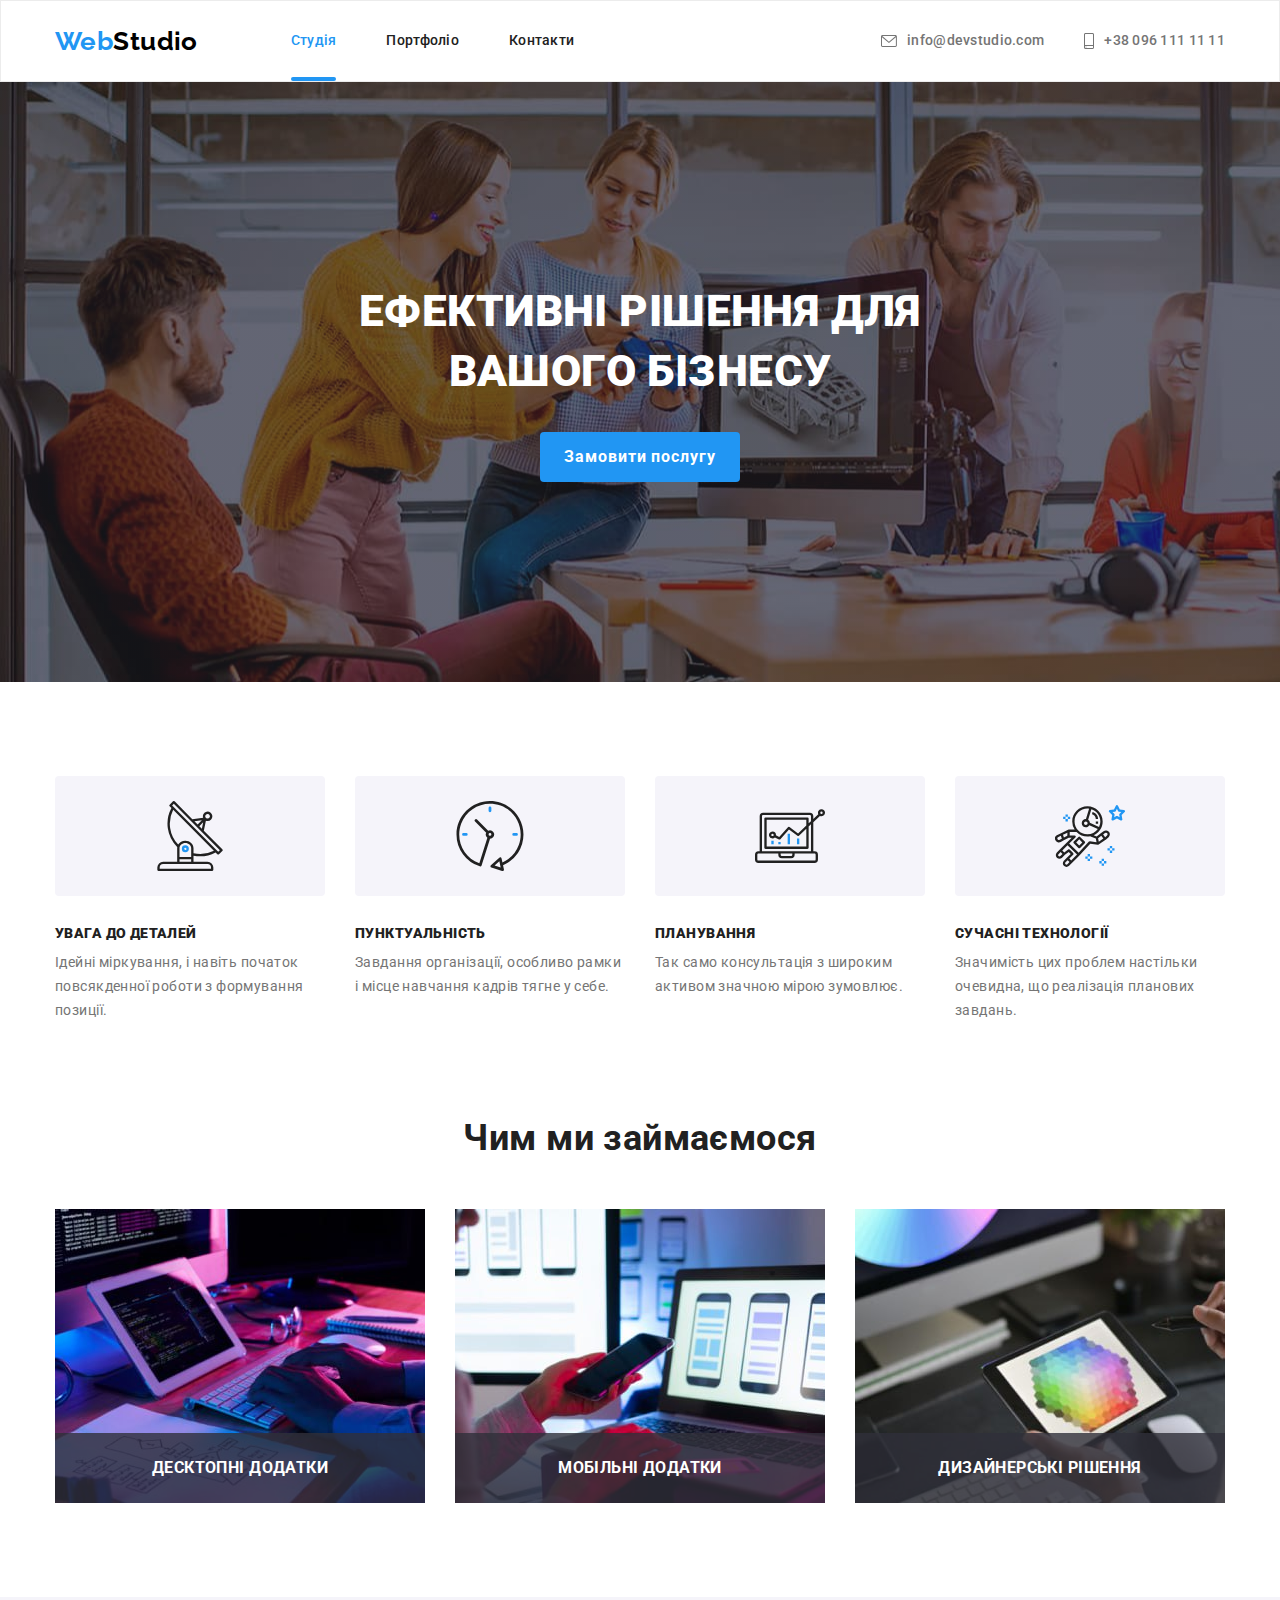
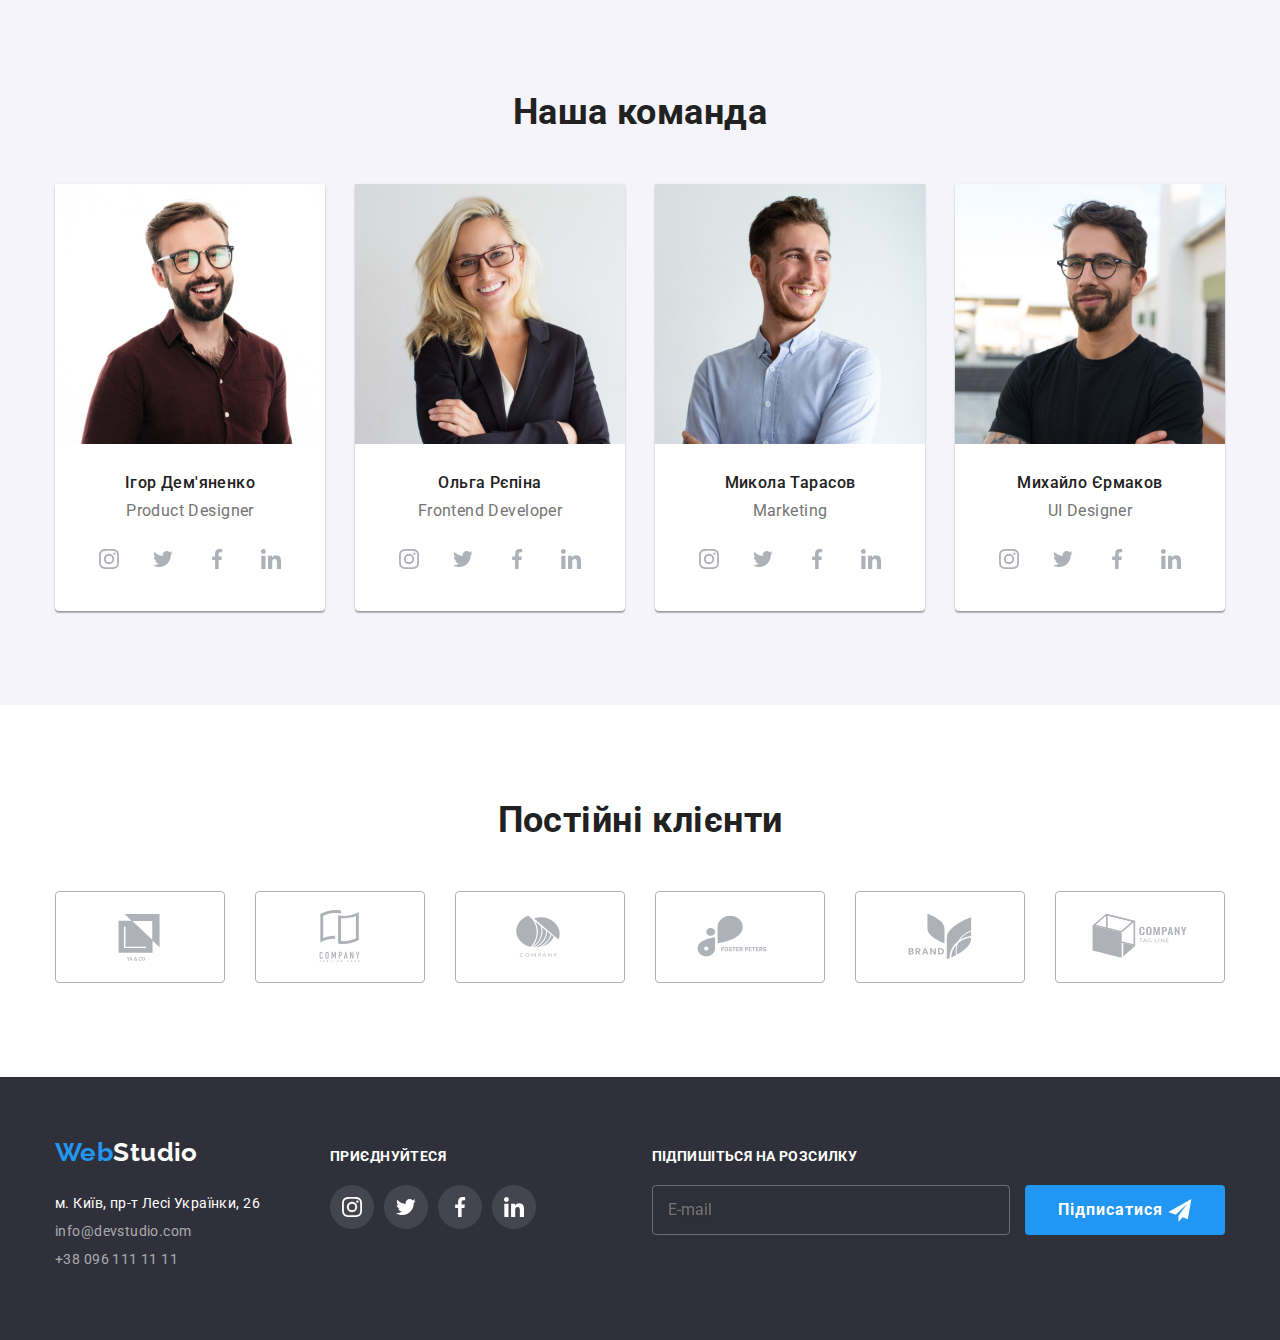
<file: index.html>
<!DOCTYPE html>
<html lang="uk">
  <head>
    <meta charset="UTF-8" />
    <meta name="viewport" content="width=device-width, initial-scale=1.0" />
    <meta http-equiv="X-UA-Compatible" content="ie=edge" />
    <title>Document</title>

    <link rel="preconnect" href="https://fonts.googleapis.com" />
    <link rel="preconnect" href="https://fonts.gstatic.com" crossorigin />
    <link
      href="https://fonts.googleapis.com/css2?family=Raleway:wght@700&family=Roboto:wght@400;500;700;900&display=swap"
      rel="stylesheet"
    />
    <link
      rel="stylesheet"
      href="https://cdnjs.cloudflare.com/ajax/libs/modern-normalize/1.0.0/modern-normalize.min.css"
    />
    <link rel="stylesheet" href="./css/main.min.css" />
  </head>

  <body>
    <header class="header">
      <div class="container nav-items">
        <nav class="nav">
          <a class="logo" href="">
            <span class="logo">Web</span
            ><span class="logo__black">Studio</span></a
          >
          <ul class="nav-list list">
            <li class="nav-list-item">
              <a class="nav-list-link current" href="./index.html">Студія</a>
            </li>
            <li class="nav-list-item">
              <a class="nav-list-link" href="./portfolio.html">Портфоліо</a>
            </li>
            <li class="nav-list-item">
              <a class="nav-list-link" href="">Контакти</a>
            </li>
          </ul>
        </nav>
        <ul class="contact-list list">
          <li class="contact-list-item">
            <a class="contact" href="mailto:info@devstudio.com"
              ><svg class="contact-icon" width="16" height="12">
                <use href="./images/icons.svg#icon-envelope"></use></svg
              >info@devstudio.com</a
            >
          </li>
          <li class="contact-list-item">
            <a class="contact" href="tel:+380961111111"
              ><svg class="contact-icon" width="10" height="16">
                <use href="./images/icons.svg#icon-smartphone"></use></svg
              >+38 096 111 11 11</a
            >
          </li>
        </ul>
      </div>
    </header>
    <main>
      <section class="hero">
        <div class="container">
          <h1 class="hero-text">Ефективні рішення для вашого бізнесу</h1>
          <button class="btn btn__hero" data-modal-open>Замовити послугу</button>
        </div>
        <div class="backdrop is-hidden" data-modal>
          <div class="modal">
            <form class="contact-form">
              <p class="contact-form-description">
                Залиште свої дані, ми вам передзвонимо
              </p>
              <label class="contact-form-label"
                ><span class="contact-form-label-text">Ім'я</span>
                <span class="contact-form-input-wrapper">
                  <input
                    name="user_name"
                    type="text"
                    class="contact-form-input" />
                  <svg class="contact-form-icon" width="12" height="12">
                    <use href="./images/icons.svg#icon-name"></use></svg></span
              ></label>
              <label class="contact-form-label"
                ><span class="contact-form-label-text">Телефон</span
                ><span class="contact-form-input-wrapper"
                  ><input
                    name="user_phone"
                    type="tel"
                    class="contact-form-input" /><svg
                    class="contact-form-icon"
                    width="13"
                    height="13"
                  >
                    <use href="./images/icons.svg#icon-phone"></use></svg></span
              ></label>
              <label class="contact-form-label"
                ><span class="contact-form-label-text">Пошта</span
                ><span class="contact-form-input-wrapper"
                  ><input
                    name="user_email"
                    type="email"
                    class="contact-form-input" /><svg
                    class="contact-form-icon"
                    width="15"
                    height="12"
                  >
                    <use href="./images/icons.svg#icon-mail"></use></svg></span
              ></label>

              <div class="contact-message">
                <label for="contact-form-message" class="contact-form-label"
                  ><span class="contact-form-label-text">Коментар</span
                  ><textarea
                    id="contact-form-message"
                    name="user-message"
                    class="contact-form-message"
                    placeholder="Введіть текст"
                  ></textarea>
                </label>
              </div>
              <div class="contact-form-checkbox-wrapper">
                <label
                  for="accept-checkbox"
                  class="contact-form-checkbox-label"
                >
                  <input
                    name="accept_policy"
                    type="checkbox"
                    value=""
                    class="contact-form-checkbox"
                    id="accept-checkbox"
                  />
                  <span class="contact-form-checkbox-icon" tabindex="0"></span>
                  Погоджуюся з розсилкою та приймаю
                  <a href="" class="accept-checkbox-link"> Умови договору</a>
                </label>
              </div>
              <button type="submit" class="btn btn__modal">
                Відправити
              </button>
            </form>
            <button class="modal-button" data-modal-close>
              <svg class="modal-icon" width="11" height="11">
                <use href="./images/icons.svg#icon-Vector"></use>
              </svg>
            </button>
          </div>
        </div>
      </section>
      <section class="section">
        <div class="container">
          <h2 class="visually-hidden">Наші переваги</h2>
          <ul class="advantages list">
            <li class="advantages-list">
              <div class="advantages-tile">
                <svg class="advantages-icon" width="70" height="70">
                  <use href="./images/icons.svg#icon-antenna"></use>
                </svg>
              </div>
              <h3 class="advantages-item">УВАГА ДО ДЕТАЛЕЙ</h3>
              <p class="advantages-description">
                Ідейні міркування, і навіть початок повсякденної роботи з
                формування позиції.
              </p>
            </li>

            <li class="advantages-list">
              <div class="advantages-tile">
                <svg class="advantages-icon" width="70" height="70">
                  <use href="./images/icons.svg#icon-clock"></use>
                </svg>
              </div>
              <h3 class="advantages-item">ПУНКТУАЛЬНІСТЬ</h3>
              <p class="advantages-description">
                Завдання організації, особливо рамки і місце навчання кадрів
                тягне у себе.
              </p>
            </li>

            <li class="advantages-list">
              <div class="advantages-tile">
                <svg class="advantages-icon" width="70" height="70">
                  <use href="./images/icons.svg#icon-diagram"></use>
                </svg>
              </div>
              <h3 class="advantages-item">ПЛАНУВАННЯ</h3>
              <p class="advantages-description">
                Так само консультація з широким активом значною мірою зумовлює.
              </p>
            </li>

            <li class="advantages-list">
              <div class="advantages-tile">
                <svg class="advantages-icon" width="70" height="70">
                  <use href="./images/icons.svg#icon-astronaut"></use>
                </svg>
              </div>
              <h3 class="advantages-item">СУЧАСНІ ТЕХНОЛОГІЇ</h3>
              <p class="advantages-description">
                Значимість цих проблем настільки очевидна, що реалізація
                планових завдань.
              </p>
            </li>
          </ul>
        </div>
      </section>
      <section class="section-service">
        <div class="container">
          <h2 class="headings title">Чим ми займаємося</h2>
          <ul class="service-list list">
            <li class="service-item description">
              <img
                src="./images/gadgets.jpg"
                alt="human working with gadgets via keyboard"
                height="294"
                width="370"
              />
              <p class="service-item-description">Десктопні додатки</p>
            </li>
            <li class="service-item mobile-apps">
              <img
                src="./images/mobile.jpg"
                alt="human working with mobile and laptop"
                height="294"
                width="370"
              />
              <p class="service-item-description">Мобільні додатки</p>
            </li>
            <li class="service-item designs">
              <img
                src="./images/tablet.jpg"
                alt="human working with gadgets via keyboard"
                height="294"
                width="370"
              />
              <p class="service-item-description">Дизайнерські рішення</p>
            </li>
          </ul>
        </div>
      </section>
      <section class="team section">
        <div class="container">
          <h2 class="headings title">Наша команда</h2>
          <ul class="team-list list">
            <li class="team-item">
              <img
                src="./images/Igor.jpg"
                alt="photo of a man in glasses with a beard"
                height="260"
                width="270"
              />
              <div class="team-text">
                <h3 class="teammate-name">Ігор Дем'яненко</h3>
                <p class="teammate-description">Product Designer</p>
                <ul class="social">
                  <li class="social-item list">
                    <a href="" class="social-link">
                      <svg class="social-icon" width="20" height="20">
                        <use
                          href="./images/icons.svg#icon-instagram"
                        ></use></svg
                    ></a>
                  </li>
                  <li class="social-item list">
                    <a href="" class="social-link">
                      <svg class="social-icon" width="20" height="20">
                        <use href="./images/icons.svg#icon-twitter"></use></svg
                    ></a>
                  </li>
                  <li class="social-item list">
                    <a href="" class="social-link">
                      <svg class="social-icon" width="20" height="20">
                        <use href="./images/icons.svg#icon-facebook"></use></svg
                    ></a>
                  </li>
                  <li class="social-item list">
                    <a href="" class="social-link">
                      <svg class="social-icon" width="20" height="20">
                        <use href="./images/icons.svg#icon-linkedin"></use></svg
                    ></a>
                  </li>
                </ul>
              </div>
            </li>
            <li class="team-item">
              <img
                src="./images/Olga.jpg"
                alt="photo of a smiling woman in glasses"
                height="260"
                width="270"
              />
              <div class="team-text">
                <h3 class="teammate-name">Ольга Рєпіна</h3>
                <p class="teammate-description">Frontend Developer</p>
                <ul class="social">
                  <li class="social-item list">
                    <a href="" class="social-link">
                      <svg class="social-icon" width="20" height="20">
                        <use
                          href="./images/icons.svg#icon-instagram"
                        ></use></svg
                    ></a>
                  </li>
                  <li class="social-item list">
                    <a href="" class="social-link">
                      <svg class="social-icon" width="20" height="20">
                        <use href="./images/icons.svg#icon-twitter"></use></svg
                    ></a>
                  </li>
                  <li class="social-item list">
                    <a href="" class="social-link">
                      <svg class="social-icon" width="20" height="20">
                        <use href="./images/icons.svg#icon-facebook"></use></svg
                    ></a>
                  </li>
                  <li class="social-item list">
                    <a href="" class="social-link">
                      <svg class="social-icon" width="20" height="20">
                        <use href="./images/icons.svg#icon-linkedin"></use></svg
                    ></a>
                  </li>
                </ul>
              </div>
            </li>
            <li class="team-item">
              <img
                src="./images/Mykola.jpg"
                alt="photo of a smiling man"
                height="260"
                width="270"
              />
              <div class="team-text">
                <h3 class="teammate-name">Микола Тарасов</h3>
                <p class="teammate-description">Marketing</p>
                <ul class="social">
                  <li class="social-item list">
                    <a href="" class="social-link">
                      <svg class="social-icon" width="20" height="20">
                        <use
                          href="./images/icons.svg#icon-instagram"
                        ></use></svg
                    ></a>
                  </li>
                  <li class="social-item list">
                    <a href="" class="social-link">
                      <svg class="social-icon" width="20" height="20">
                        <use href="./images/icons.svg#icon-twitter"></use></svg
                    ></a>
                  </li>
                  <li class="social-item list">
                    <a href="" class="social-link">
                      <svg class="social-icon" width="20" height="20">
                        <use href="./images/icons.svg#icon-facebook"></use></svg
                    ></a>
                  </li>
                  <li class="social-item list">
                    <a href="" class="social-link">
                      <svg class="social-icon" width="20" height="20">
                        <use href="./images/icons.svg#icon-linkedin"></use></svg
                    ></a>
                  </li>
                </ul>
              </div>
            </li>
            <li class="team-item">
              <img
                src="./images/Mykhailo.jpg"
                alt="photo of a smiling man in glasses with a beard"
                height="260"
                width="270"
              />
              <div class="team-text">
                <h3 class="teammate-name">Михайло Єрмаков</h3>
                <p class="teammate-description">UI Designer</p>
                <ul class="social">
                  <li class="social-item list">
                    <a href="" class="social-link">
                      <svg class="social-icon" width="20" height="20">
                        <use
                          href="./images/icons.svg#icon-instagram"
                        ></use></svg
                    ></a>
                  </li>
                  <li class="social-item list">
                    <a href="" class="social-link">
                      <svg class="social-icon" width="20" height="20">
                        <use href="./images/icons.svg#icon-twitter"></use></svg
                    ></a>
                  </li>
                  <li class="social-item list">
                    <a href="" class="social-link">
                      <svg class="social-icon" width="20" height="20">
                        <use href="./images/icons.svg#icon-facebook"></use></svg
                    ></a>
                  </li>
                  <li class="social-item list">
                    <a href="" class="social-link">
                      <svg class="social-icon" width="20" height="20">
                        <use href="./images/icons.svg#icon-linkedin"></use></svg
                    ></a>
                  </li>
                </ul>
              </div>
            </li>
          </ul>
        </div>
      </section>
      <section class="section">
        <div class="container">
          <h2 class="headings">Постійні клієнти</h2>
          <ul class="partners-list">
            <li class="partners-list-item list">
              <a href="" class="partners-link"
                ><svg class="partners-icon" width="160" height="60">
                  <use href="./images/icons.svg#icon-Logo1"></use></svg
              ></a>
            </li>
            <li class="partners-list-item list">
              <a href="" class="partners-link"
                ><svg class="partners-icon" width="160" height="60">
                  <use href="./images/icons.svg#icon-Logo2"></use></svg
              ></a>
            </li>
            <li class="partners-list-item list">
              <a href="" class="partners-link"
                ><svg class="partners-icon" width="160" height="60">
                  <use href="./images/icons.svg#icon-Logo3"></use></svg
              ></a>
            </li>
            <li class="partners-list-item list">
              <a href="" class="partners-link"
                ><svg class="partners-icon" width="160" height="60">
                  <use href="./images/icons.svg#icon-Logo4"></use></svg
              ></a>
            </li>

            <li class="partners-list-item list">
              <a href="" class="partners-link"
                ><svg class="partners-icon" width="160" height="60">
                  <use href="./images/icons.svg#icon-Logo5"></use></svg
              ></a>
            </li>
            <li class="partners-list-item list">
              <a href="" class="partners-link"
                ><svg class="partners-icon" width="160" height="60">
                  <use href="./images/icons.svg#icon-Logo6"></use></svg
              ></a>
            </li>
          </ul>
        </div>
      </section>
    </main>
    <footer class="footer">
      <div class="container footer-rows">
        <div class="first-row">
          <a class="logo logo__link" href="">
            <span class="logo">Web</span
            ><span class="logo logo__white">Studio</span></a
          >

          <address class="address">
            <p class="contact-address address">
              м. Київ, пр-т Лесі Українки, 26
            </p>
            <ul class="contact-footer list">
              <li class="contact-footer-item">
                <a
                  class="contact-footer-link address"
                  href="mailto:info@devstudio.com"
                  >info@devstudio.com</a
                >
              </li>
              <li class="contact-footer-item">
                <a class="contact-footer-link address" href="tel:+380961111111"
                  >+38 096 111 11 11</a
                >
              </li>
            </ul>
          </address>
        </div>
        <div class="second-row">
          <p class="social-list-invitation">Приєднуйтеся</p>
          <ul class="social">
            <li class="social-item list">
              <a href="" class="social-link footer-link">
                <svg class="social-icon-footer" width="20" height="20">
                  <use href="./images/icons.svg#icon-instagram"></use></svg
              ></a>
            </li>
            <li class="social-item list">
              <a href="" class="social-link footer-link">
                <svg class="social-icon-footer" width="20" height="20">
                  <use href="./images/icons.svg#icon-twitter"></use></svg
              ></a>
            </li>
            <li class="social-item list">
              <a href="" class="social-link footer-link">
                <svg class="social-icon-footer" width="20" height="20">
                  <use href="./images/icons.svg#icon-facebook"></use></svg
              ></a>
            </li>
            <li class="social-item list">
              <a href="" class="social-link footer-link">
                <svg class="social-icon-footer" width="20" height="20">
                  <use href="./images/icons.svg#icon-linkedin"></use></svg
              ></a>
            </li>
          </ul>
        </div>
        <form class="newsletter-form">
          <p class="social-list-invitation">Підпишіться на розсилку</p>
          <input
            name="user_email_newsletter"
            type="email"
            class="newsletter-input"
            placeholder="E-mail"
          />
          <button type="submit" class="btn btn__footer">
            Підписатися
            <svg class="newsletter-icon" width="24" height="24">
              <use href="./images/icons.svg#icon-icon-send-1-1"></use>
            </svg>
          </button>
        </form>
      </div>
    </footer>
    <script src="./js/modal.js"></script>
  </body>
</html>
</file>
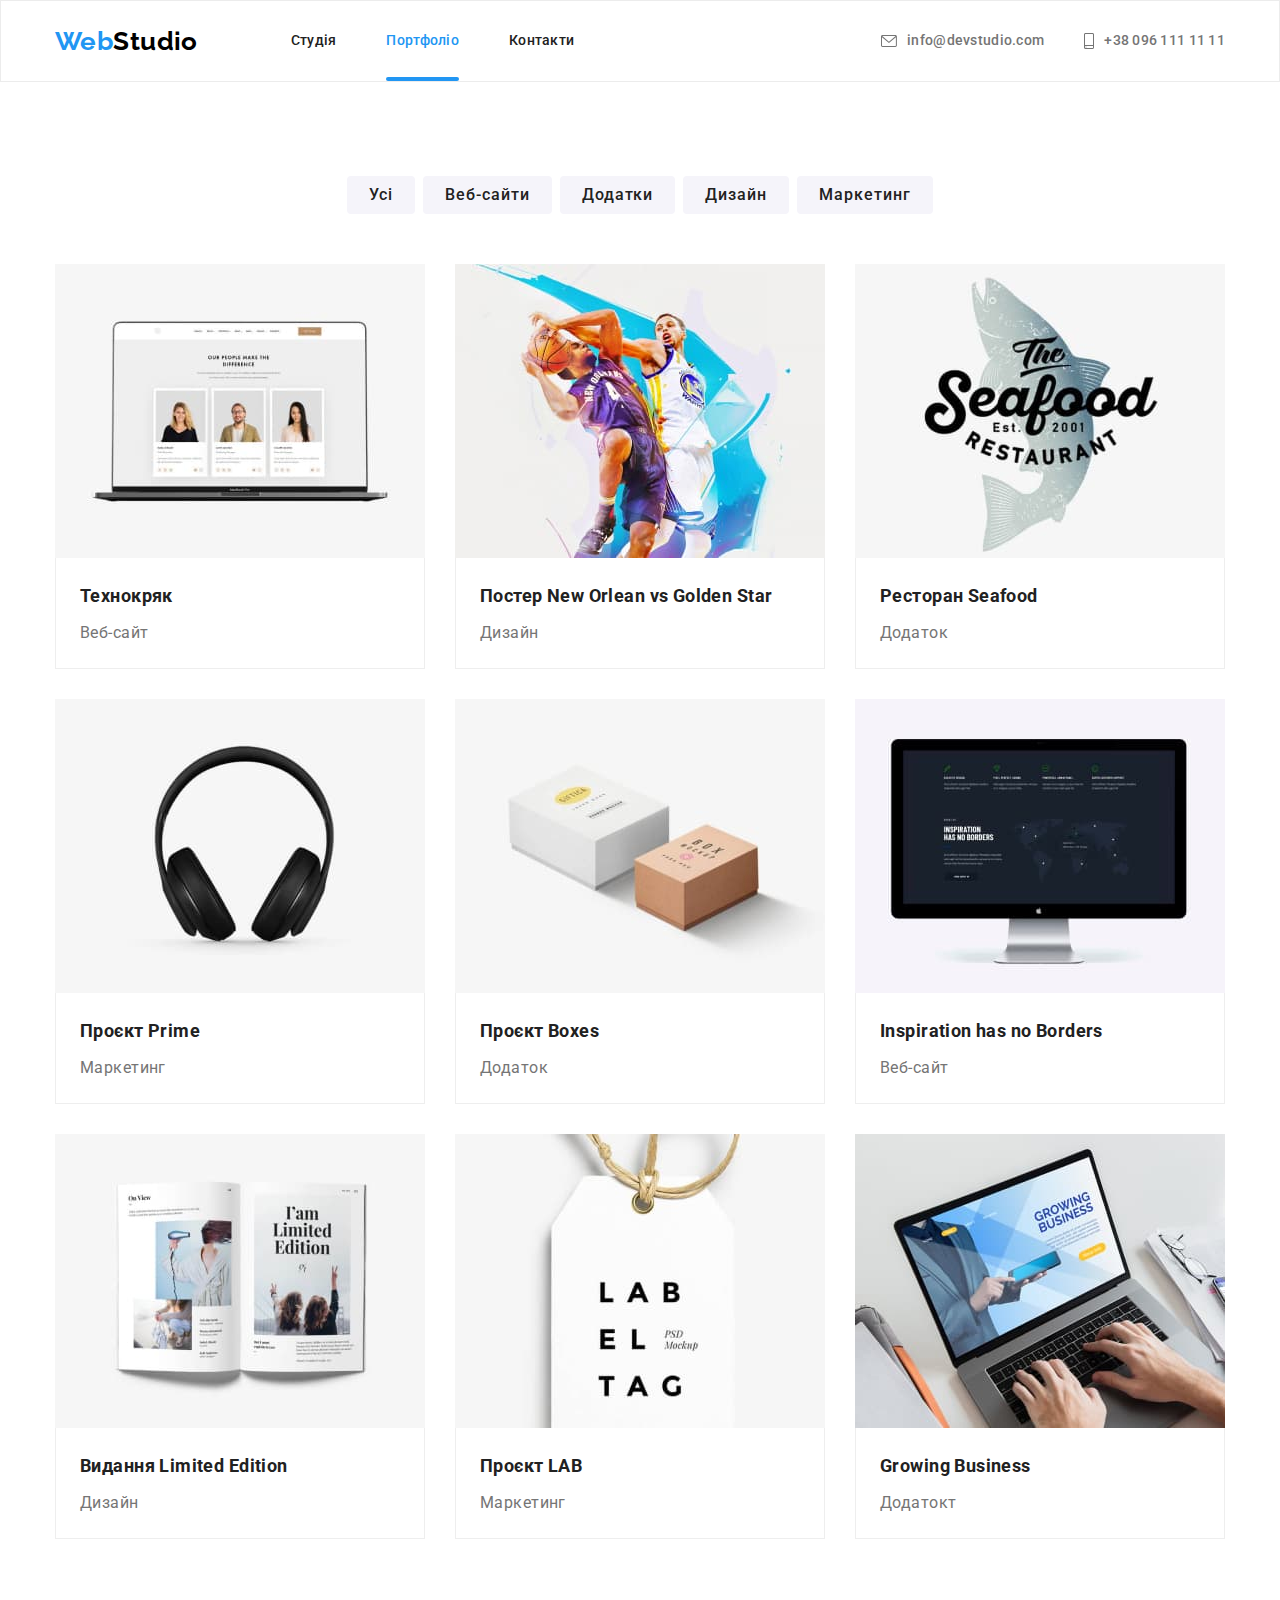
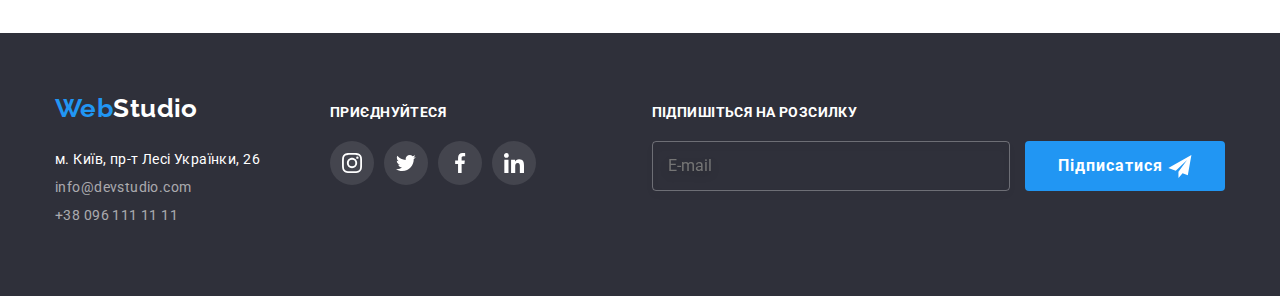
<file: portfolio.html>
<!DOCTYPE html>
<html lang="uk">
  <head>
    <meta charset="UTF-8" />
    <meta name="viewport" content="width=device-width, initial-scale=1.0" />
    <meta http-equiv="X-UA-Compatible" content="ie=edge" />
    <title>Document</title>
    <link rel="preconnect" href="https://fonts.googleapis.com" />
    <link rel="preconnect" href="https://fonts.gstatic.com" crossorigin />
    <link
      href="https://fonts.googleapis.com/css2?family=Raleway:wght@700&family=Roboto:wght@400;500;700;900&display=swap"
      rel="stylesheet"
    />
    <link
      rel="stylesheet"
      href="https://cdnjs.cloudflare.com/ajax/libs/modern-normalize/1.0.0/modern-normalize.min.css"
    />
    <link rel="stylesheet" href="./css/main.min.css" />
  </head>

  <body>
    <header class="header">
      <div class="container nav-items">
        <nav class="nav">
          <a class="logo" href="">
            <span class="logo">Web</span
            ><span class="logo__black">Studio</span></a
          >
          <ul class="nav-list list">
            <li class="nav-list-item">
              <a class="nav-list-link" href="./index.html">Студія</a>
            </li>
            <li class="nav-list-item">
              <a class="nav-list-link current" href="./portfolio.html">Портфоліо</a>
            </li>
            <li class="nav-list-item">
              <a class="nav-list-link" href="">Контакти</a>
            </li>
          </ul>
        </nav>
        <ul class="contact-list list">
          <li class="contact-list-item">
            <a class="contact" href="mailto:info@devstudio.com"
              ><svg class="contact-icon" width="16" height="12">
                <use href="./images/icons.svg#icon-envelope"></use></svg
              >info@devstudio.com</a
            >
          </li>
          <li class="contact-list-item">
            <a class="contact" href="tel:+380961111111"
              ><svg class="contact-icon" width="10" height="16">
                <use href="./images/icons.svg#icon-smartphone"></use></svg
              >+38 096 111 11 11</a
            >
          </li>
        </ul>
      </div>
    </header>
    <main>
      <section class="section">
        <div class="container">
          <h1 class="categories visually-hidden">Категорії продуктів</h1>
          <ul class="filters list">
            <li class="filters-item">
              <button class="btn btn__filters" type="button">Усі</button>
            </li>
            <li class="filters-item">
              <button class="btn btn__filters" type="button">Веб-сайти</button>
            </li>
            <li class="filters-item">
              <button class="btn btn__filters" type="button">Додатки</button>
            </li>
            <li class="filters-item">
              <button class="btn btn__filters" type="button">Дизайн</button>
            </li>
            <li class="filters-item">
              <button class="btn btn__filters" type="button">Маркетинг</button>
            </li>
          </ul>
          <ul class="product-list list">
            <li class="product-item">
              <a class="product-link" href=""
                ><div class="product-image-overlay">
                  <img
                    class="product-image"
                    src="./images/cryac.jpg"
                    alt=""
                    height="294"
                    width="370"
                  />
                  <div class="product-details">
                    <p class="product-text">
                      Ресурс пропонує комплексні пропозиції з різним рівнем
                      функціоналу та сервісів. Все це дозволить відвідувачу
                      отримати вичерпні відомості про компанію чи приватну
                      особу.
                    </p>
                  </div>
                </div>

                <div class="product-description">
                  <h2 class="product-name">Технокряк</h2>
                  <p class="product-category">Веб-сайт</p>
                </div>
              </a>
            </li>

            <li class="product-item">
              <a class="product-link" href=""
                ><div class="product-image-overlay">
                  <img
                    class="product-image"
                    src="./images/orlean.jpg"
                    alt=""
                    height="294"
                    width="370"
                  />
                  <div class="product-details">
                    <p class="product-text">
                      Ресурс пропонує комплексні пропозиції з різним рівнем
                      функціоналу та сервісів. Все це дозволить відвідувачу
                      отримати вичерпні відомості про компанію чи приватну
                      особу.
                    </p>
                  </div>
                </div>

                <div class="product-description">
                  <h2 class="product-name">Постер New Orlean vs Golden Star</h2>
                  <p class="product-category">Дизайн</p>
                </div>
              </a>
            </li>

            <li class="product-item">
              <a class="product-link" href=""
                ><div class="product-image-overlay">
                  <img
                    class="product-image"
                    src="./images/seafood.jpg"
                    alt=""
                    height="294"
                    width="370"
                  />
                  <div class="product-details">
                    <p class="product-text">
                      Ресурс пропонує комплексні пропозиції з різним рівнем
                      функціоналу та сервісів. Все це дозволить відвідувачу
                      отримати вичерпні відомості про компанію чи приватну
                      особу.
                    </p>
                  </div>
                </div>
                <div class="product-description">
                  <h2 class="product-name">Ресторан Seafood</h2>
                  <p class="product-category">Додаток</p>
                </div></a
              >
            </li>

            <li class="product-item">
              <a class="product-link" href=""
                ><div class="product-image-overlay">
                  <img
                    class="product-image"
                    src="./images/prime.jpg"
                    alt=""
                    height="294"
                    width="370"
                  />
                  <div class="product-details">
                    <p class="product-text">
                      Ресурс пропонує комплексні пропозиції з різним рівнем
                      функціоналу та сервісів. Все це дозволить відвідувачу
                      отримати вичерпні відомості про компанію чи приватну
                      особу.
                    </p>
                  </div>
                </div>
                <div class="product-description">
                  <h2 class="product-name">Проєкт Prime</h2>
                  <p class="product-category">Маркетинг</p>
                </div></a
              >
            </li>

            <li class="product-item">
              <a class="product-link" href=""
                ><div class="product-image-overlay">
                  <img
                    class="product-image"
                    src="./images/boxes.jpg"
                    alt=""
                    height="294"
                    width="370"
                  />

                  <div class="product-details">
                    <p class="product-text">
                      Ресурс пропонує комплексні пропозиції з різним рівнем
                      функціоналу та сервісів. Все це дозволить відвідувачу
                      отримати вичерпні відомості про компанію чи приватну
                      особу.
                    </p>
                  </div>
                </div>
                <div class="product-description">
                  <h2 class="product-name">Проєкт Boxes</h2>
                  <p class="product-category">Додаток</p>
                </div></a
              >
            </li>

            <li class="product-item">
              <a class="product-link" href=""
                ><div class="product-image-overlay">
                  <img
                    class="product-image"
                    src="./images/inspiration.jpg"
                    alt=""
                    height="294"
                    width="370"
                  />
                  <div class="product-details">
                    <p class="product-text">
                      Ресурс пропонує комплексні пропозиції з різним рівнем
                      функціоналу та сервісів. Все це дозволить відвідувачу
                      отримати вичерпні відомості про компанію чи приватну
                      особу.
                    </p>
                  </div>
                </div>
                <div class="product-description">
                  <h2 class="product-name">Inspiration has no Borders</h2>
                  <p class="product-category">Веб-сайт</p>
                </div></a
              >
            </li>

            <li class="product-item">
              <a class="product-link" href=""
                ><div class="product-image-overlay">
                  <img
                    class="product-image"
                    src="./images/imglimited.jpg"
                    alt=""
                    height="294"
                    width="370"
                  />
                  <div class="product-details">
                    <p class="product-text">
                      Ресурс пропонує комплексні пропозиції з різним рівнем
                      функціоналу та сервісів. Все це дозволить відвідувачу
                      отримати вичерпні відомості про компанію чи приватну
                      особу.
                    </p>
                  </div>
                </div>
                <div class="product-description">
                  <h2 class="product-name">Видання Limited Edition</h2>
                  <p class="product-category">Дизайн</p>
                </div></a
              >
            </li>

            <li class="product-item">
              <a class="product-link" href=""
                ><div class="product-image-overlay">
                  <img
                    class="product-image"
                    src="./images/lab.jpg"
                    alt=""
                    height="294"
                    width="370"
                  />
                  <div class="product-details">
                    <p class="product-text">
                      Ресурс пропонує комплексні пропозиції з різним рівнем
                      функціоналу та сервісів. Все це дозволить відвідувачу
                      отримати вичерпні відомості про компанію чи приватну
                      особу.
                    </p>
                  </div>
                </div>
                <div class="product-description">
                  <h2 class="product-name">Проєкт LAB</h2>
                  <p class="product-category">Маркетинг</p>
                </div></a
              >
            </li>

            <li class="product-item">
              <a class="product-link" href=""
                ><div class="product-image-overlay">
                  <img class="product-image" src="./images/business.jpg"" alt=""
                  height="294" width="370" />
                  <div class="product-details">
                    <p class="product-text">
                      Ресурс пропонує комплексні пропозиції з різним рівнем
                      функціоналу та сервісів. Все це дозволить відвідувачу
                      отримати вичерпні відомості про компанію чи приватну
                      особу.
                    </p>
                  </div>
                </div>
                <div class="product-description">
                  <h2 class="product-name">Growing Business</h2>
                  <p class="product-category">Додатокт</p>
                </div></a
              >
            </li>
          </ul>
        </div>
      </section>
    </main>
    <footer class="footer">
      <div class="container footer-rows">
        <div class="first-row">
          <a class="logo logo__link" href="">
            <span class="logo">Web</span
            ><span class="logo logo__white">Studio</span></a
          >

          <address class="address">
            <p class="contact-address address">
              м. Київ, пр-т Лесі Українки, 26
            </p>
            <ul class="contact-footer list">
              <li class="contact-footer-item">
                <a
                  class="contact-footer-link address"
                  href="mailto:info@devstudio.com"
                  >info@devstudio.com</a
                >
              </li>
              <li class="contact-footer-item">
                <a class="contact-footer-link address" href="tel:+380961111111"
                  >+38 096 111 11 11</a
                >
              </li>
            </ul>
          </address>
        </div>
        <div class="second-row">
          <p class="social-list-invitation">Приєднуйтеся</p>
          <ul class="social">
            <li class="social-item list">
              <a href="" class="social-link footer-link">
                <svg class="social-icon-footer" width="20" height="20">
                  <use href="./images/icons.svg#icon-instagram"></use></svg
              ></a>
            </li>
            <li class="social-item list">
              <a href="" class="social-link footer-link">
                <svg class="social-icon-footer" width="20" height="20">
                  <use href="./images/icons.svg#icon-twitter"></use></svg
              ></a>
            </li>
            <li class="social-item list">
              <a href="" class="social-link footer-link">
                <svg class="social-icon-footer" width="20" height="20">
                  <use href="./images/icons.svg#icon-facebook"></use></svg
              ></a>
            </li>
            <li class="social-item list">
              <a href="" class="social-link footer-link">
                <svg class="social-icon-footer" width="20" height="20">
                  <use href="./images/icons.svg#icon-linkedin"></use></svg
              ></a>
            </li>
          </ul>
        </div>
        <form class="newsletter-form">
          <p class="social-list-invitation">Підпишіться на розсилку</p>
          <input
            name="user_email_newsletter"
            type="email"
            class="newsletter-input"
            placeholder="E-mail"
          />
          <button type="submit" class="btn btn__footer">
            Підписатися
            <svg class="newsletter-icon" width="24" height="24">
              <use href="./images/icons.svg#icon-icon-send-1-1"></use>
            </svg>
          </button>
        </form>
      </div>
    </footer>
    <script src="./js/modal.js"></script>
  </body>
</html>
</file>
<file: css/main.min.css>
:root{--primary-text-color: #757575;--secondary-text-color: #2196f3;--third-color: #ffffff;--forth-text-color: #212121;--icons-color: #afb1b8}.visually-hidden{position:absolute;white-space:nowrap;width:1px;height:1px;overflow:hidden;border:0;padding:0;clip:rect(0 0 0 0);-webkit-clip-path:inset(50%);clip-path:inset(50%);margin:-1px}body{font-family:Roboto,sans-serif;font-size:14px;letter-spacing:.03em;color:var(--primary-text-color);background:var(--third-color)}h1,h2,h3,h4,h5,h6,p{margin-top:0;margin-bottom:0}ul,ol{margin-top:0;margin-bottom:0;padding-left:0}img{display:block}.list{list-style:none}.section{padding-top:94px;padding-bottom:94px}.container{width:1200px;margin:0px auto;padding-left:15px;padding-right:15px}.btn{font-family:Roboto,sans-serif;font-size:16px;font-weight:700;line-height:1.87;border-radius:4px;border:0px;letter-spacing:.06em;min-width:200px;padding:10px 24px;color:var(--third-color);background:var(--secondary-text-color);cursor:pointer}.btn__hero{padding:10px 24px}.btn__footer{height:50px;padding:10px 28px}.btn__modal{padding:10px 52px;border-radius:4px;-webkit-box-shadow:0px 4px 4px rgba(0,0,0,.15);box-shadow:0px 4px 4px rgba(0,0,0,.15);margin-top:20px}.btn__filters{font-size:16px;font-weight:500;line-height:1.63;color:var(--forth-text-color);text-align:center;background:#f5f4fa;padding:6px 22px;min-width:0;-webkit-transition:background-color 250ms cubic-bezier(0.4, 0, 0.2, 1),color 250ms cubic-bezier(0.4, 0, 0.2, 1),-webkit-box-shadow 250ms cubic-bezier(0.4, 0, 0.2, 1);transition:background-color 250ms cubic-bezier(0.4, 0, 0.2, 1),color 250ms cubic-bezier(0.4, 0, 0.2, 1),-webkit-box-shadow 250ms cubic-bezier(0.4, 0, 0.2, 1);transition:background-color 250ms cubic-bezier(0.4, 0, 0.2, 1),color 250ms cubic-bezier(0.4, 0, 0.2, 1),box-shadow 250ms cubic-bezier(0.4, 0, 0.2, 1);transition:background-color 250ms cubic-bezier(0.4, 0, 0.2, 1),color 250ms cubic-bezier(0.4, 0, 0.2, 1),box-shadow 250ms cubic-bezier(0.4, 0, 0.2, 1),-webkit-box-shadow 250ms cubic-bezier(0.4, 0, 0.2, 1)}.btn__filters:active,.btn__filters:hover{color:var(--third-color);background-color:var(--secondary-text-color);-webkit-box-shadow:0px 3px 1px rgba(0,0,0,.1),0px 1px 2px rgba(0,0,0,.08),0px 2px 2px rgba(0,0,0,.12);box-shadow:0px 3px 1px rgba(0,0,0,.1),0px 1px 2px rgba(0,0,0,.08),0px 2px 2px rgba(0,0,0,.12)}.logo{text-decoration:none;font-family:Raleway,sans-serif;font-size:26px;font-weight:700;line-height:1.19;color:var(--secondary-text-color)}.logo__link{margin-bottom:28px;display:block}.logo__white{color:var(--third-color)}.logo__black{color:#000}.hero-text{font-size:44px;font-weight:900;line-height:1.36;color:var(--third-color);text-transform:uppercase;width:696px;margin:auto;margin-bottom:30px}.social{display:-webkit-box;display:-ms-flexbox;display:flex;-webkit-box-pack:justify;-ms-flex-pack:justify;justify-content:space-between}.social-link{display:-webkit-box;display:-ms-flexbox;display:flex;-webkit-box-align:center;-ms-flex-align:center;align-items:center;-webkit-box-pack:center;-ms-flex-pack:center;justify-content:center;width:44px;height:44px;border-radius:50px;-webkit-transition:background-color 250ms cubic-bezier(0.4, 0, 0.2, 1);transition:background-color 250ms cubic-bezier(0.4, 0, 0.2, 1)}.social-link:hover,.social-link:focus{background-color:var(--secondary-text-color)}.social-icon{fill:var(--icons-color);-webkit-transition:fill 250ms cubic-bezier(0.4, 0, 0.2, 1);transition:fill 250ms cubic-bezier(0.4, 0, 0.2, 1)}.social-link:hover .social-icon,.social-link:focus .social-icon{fill:var(--third-color)}.social-item{margin-right:10px}.social-item:last-child{margin-right:0px}.social-icon-footer{fill:var(--third-color);-webkit-transition:fill 250ms cubic-bezier(0.4, 0, 0.2, 1);transition:fill 250ms cubic-bezier(0.4, 0, 0.2, 1)}.section{padding-top:94px;padding-bottom:94px}.headings{font-size:36px;font-weight:700;line-height:1.17;color:var(--forth-text-color);text-align:center}.header{border:1px solid #ececec}.nav-items{display:-webkit-box;display:-ms-flexbox;display:flex}.nav{display:-webkit-box;display:-ms-flexbox;display:flex;-webkit-box-align:center;-ms-flex-align:center;align-items:center}.nav-list{display:-webkit-box;display:-ms-flexbox;display:flex;margin-left:93px}.contact-list{display:-webkit-box;display:-ms-flexbox;display:flex;-webkit-box-align:center;-ms-flex-align:center;align-items:center;margin-left:auto}.nav-list-item{margin-right:50px}.nav-list-item:last-child{margin-right:0px}.nav-list-link{position:relative;font-weight:500;line-height:1.14;letter-spacing:.02em;color:var(--forth-text-color);padding-top:32px;padding-bottom:32px;display:-webkit-box;display:-ms-flexbox;display:flex;display:block;cursor:pointer;text-decoration:none;-webkit-transition:color 250ms cubic-bezier(0.4, 0, 0.2, 1);transition:color 250ms cubic-bezier(0.4, 0, 0.2, 1)}.nav-list-link:hover,.nav-list-link:focus{color:var(--secondary-text-color)}.nav-list-link.current{color:var(--secondary-text-color)}.current::after{content:"";display:block;bottom:0;position:absolute;width:100%;height:4px;background:#2196f3;border-radius:2px}.contact{font-weight:500;line-height:1.14;letter-spacing:.02em;color:var(--primary-text-color);text-decoration:none;display:-webkit-box;display:-ms-flexbox;display:flex;-webkit-box-align:center;-ms-flex-align:center;align-items:center;-webkit-transition:color 250ms cubic-bezier(0.4, 0, 0.2, 1);transition:color 250ms cubic-bezier(0.4, 0, 0.2, 1)}.contact:hover,.contact:focus{color:var(--secondary-text-color)}.contact-icon{fill:currentColor;margin-right:10px}.contact-list-item:not(:last-child){margin-right:40px}.hero{background:#2f303a;text-align:center;padding-top:200px;padding-bottom:200px;background-image:-webkit-gradient(linear, left top, left bottom, from(rgba(47, 48, 58, 0.4)), to(rgba(47, 48, 58, 0.4))),url(../images/hero.jpg);background-image:linear-gradient(rgba(47, 48, 58, 0.4), rgba(47, 48, 58, 0.4)),url(../images/hero.jpg);background-size:cover;max-width:1600px;margin-left:auto;margin-right:auto}.backdrop{position:fixed;top:0;left:0;width:100vw;height:100vh;background-color:rgba(0,0,0,.2);opacity:1;-webkit-transition:opacity 250ms cubic-bezier(0.4, 0, 0.2, 1),visibility 250ms cubic-bezier(0.4, 0, 0.2, 1);transition:opacity 250ms cubic-bezier(0.4, 0, 0.2, 1),visibility 250ms cubic-bezier(0.4, 0, 0.2, 1)}.backdrop.is-hidden{opacity:0;visibility:hidden;pointer-events:none}.backdrop.is-hidden .modal{-webkit-transform:translate(-50%, -50%) scale(0.7);transform:translate(-50%, -50%) scale(0.7)}.modal{min-width:528px;min-height:581px;background:var(--third-color);-webkit-box-shadow:0px 1px 3px rgba(0,0,0,.12),0px 1px 1px rgba(0,0,0,.14),0px 2px 1px rgba(0,0,0,.2);box-shadow:0px 1px 3px rgba(0,0,0,.12),0px 1px 1px rgba(0,0,0,.14),0px 2px 1px rgba(0,0,0,.2);border-radius:4px;position:absolute;top:50%;left:50%;-webkit-transform:translate(-50%, -50%) scale(0.8);transform:translate(-50%, -50%) scale(0.8);-webkit-transition:-webkit-transform 250ms cubic-bezier(0.4, 0, 0.2, 1);transition:-webkit-transform 250ms cubic-bezier(0.4, 0, 0.2, 1);transition:transform 250ms cubic-bezier(0.4, 0, 0.2, 1);transition:transform 250ms cubic-bezier(0.4, 0, 0.2, 1), -webkit-transform 250ms cubic-bezier(0.4, 0, 0.2, 1);z-index:100;padding:40px}.modal-button{position:absolute;display:-webkit-box;display:-ms-flexbox;display:flex;-webkit-box-align:center;-ms-flex-align:center;align-items:center;-webkit-box-pack:center;-ms-flex-pack:center;justify-content:center;top:0;right:0;background:var(--third-color);width:30px;height:30px;border:1px solid rgba(0,0,0,.1);border-radius:50%;padding:none;margin-right:8px;margin-top:8px;cursor:pointer;-webkit-transition:fill 250ms cubic-bezier(0.4, 0, 0.2, 1);transition:fill 250ms cubic-bezier(0.4, 0, 0.2, 1)}.modal-button:focus,.modal-button:hover{fill:var(--secondary-text-color)}.contact-form-description{font-size:20px;font-weight:700;line-height:1.15;color:var(--forth-text-color);margin-bottom:12px}.contact-form-label-text{font-size:12px;line-height:1.17;color:var(--primary-text-color);letter-spacing:.01em}.contact-form-label{display:block;text-align:left}.contact-form-input{width:100%;height:40px;border:1px solid rgba(33,33,33,.2);border-radius:4px;padding-left:42px;margin-top:4px;margin-bottom:10px}.contact-form-input:focus{outline:none;border-color:var(--secondary-text-color);-webkit-transition:border 250ms cubic-bezier(0.4, 0, 0.2, 1);transition:border 250ms cubic-bezier(0.4, 0, 0.2, 1)}.contact-form-input-wrapper{position:relative}.contact-form-icon{position:absolute;top:50%;-webkit-transform:translateY(-50%);transform:translateY(-50%);left:12px;fill:var(--forth-text-color);display:block}.contact-form-input:focus+.contact-form-icon{fill:var(--secondary-text-color);-webkit-transition:fill 250ms cubic-bezier(0.4, 0, 0.2, 1);transition:fill 250ms cubic-bezier(0.4, 0, 0.2, 1)}.contact-form-message{width:100%;height:120px;border:1px solid rgba(33,33,33,.2);border-radius:4px;margin-top:4px;resize:none;padding:12px 16px}.contact-form-message:focus{outline:none;border-color:var(--secondary-text-color);-webkit-transition:border 250ms cubic-bezier(0.4, 0, 0.2, 1);transition:border 250ms cubic-bezier(0.4, 0, 0.2, 1)}.contact-form-message::-webkit-input-placeholder{font-size:12px;line-height:1.17;letter-spacing:.01em;color:rgba(117,117,117,.5)}.contact-form-message::-moz-placeholder{font-size:12px;line-height:1.17;letter-spacing:.01em;color:rgba(117,117,117,.5)}.contact-form-message:-ms-input-placeholder{font-size:12px;line-height:1.17;letter-spacing:.01em;color:rgba(117,117,117,.5)}.contact-form-message::-ms-input-placeholder{font-size:12px;line-height:1.17;letter-spacing:.01em;color:rgba(117,117,117,.5)}.contact-form-message::placeholder{font-size:12px;line-height:1.17;letter-spacing:.01em;color:rgba(117,117,117,.5)}.contact-form-checkbox-wrapper{margin-top:20px;margin-left:10px}.contact-form-checkbox-label{display:-webkit-box;display:-ms-flexbox;display:flex;-webkit-box-align:center;-ms-flex-align:center;align-items:center;font-size:14px;line-height:1.71}.contact-form-checkbox{-webkit-appearance:none;-moz-appearance:none;appearance:none}.contact-form-checkbox-icon{display:inline-block;width:16px;height:15px;border:2px solid;border-color:var(--forth-text-color);-webkit-box-shadow:0px 1px 3px rgba(0,0,0,.12),0px 1px 1px rgba(0,0,0,.14),0px 2px 1px rgba(0,0,0,.2);box-shadow:0px 1px 3px rgba(0,0,0,.12),0px 1px 1px rgba(0,0,0,.14),0px 2px 1px rgba(0,0,0,.2);border-radius:4px;cursor:pointer;margin-right:9px;background-repeat:no-repeat;background-position:center}.contact-form-checkbox-icon:focus{outline:var(--secondary-text-color) solid 2px;-webkit-box-shadow:0px 1px 3px var(--secondary-text-color) 0px 1px 1px var(--secondary-text-color),0px 2px 1px var(--secondary-text-color);box-shadow:0px 1px 3px var(--secondary-text-color) 0px 1px 1px var(--secondary-text-color),0px 2px 1px var(--secondary-text-color)}.contact-form-checkbox:checked+.contact-form-checkbox-icon{background-color:var(--secondary-text-color);background-image:url(../images/iconcheck.svg);background-size:contain;background-origin:content-box;border-color:var(--secondary-text-color)}.accept-checkbox-link{color:var(--secondary-text-color);margin-left:5px}.title{margin-bottom:50px}.advantages{display:-webkit-box;display:-ms-flexbox;display:flex;margin-top:-30px;margin-left:-30px}.advantages-list{-ms-flex-preferred-size:calc((100% - 120px)/4);flex-basis:calc((100% - 120px)/4);margin-left:30px;margin-top:30px}.advantages-item{font-size:14px;font-weight:900;line-height:1.14;color:var(--forth-text-color);text-transform:uppercase;margin-bottom:10px}.advantages-tile{display:-webkit-box;display:-ms-flexbox;display:flex;-webkit-box-align:center;-ms-flex-align:center;align-items:center;-webkit-box-pack:center;-ms-flex-pack:center;justify-content:center;width:270px;height:120px;background-color:#f5f4fa;border-radius:4px;margin-bottom:30px}.advantages-description{line-height:1.71}.section-service{padding-bottom:94px}.service-list{display:-webkit-box;display:-ms-flexbox;display:flex;margin-top:-30px;margin-left:-30px}.service-item{position:relative;-ms-flex-preferred-size:calc((100% - 90px)/3);flex-basis:calc((100% - 90px)/3);margin-left:30px;margin-top:30px;z-index:-1}.service-item-description{position:absolute;bottom:0;width:100%;height:24%;background:rgba(47,48,58,.8);text-transform:uppercase;font-size:16px;font-weight:700;line-height:1.14;color:var(--third-color);display:-webkit-box;display:-ms-flexbox;display:flex;-webkit-box-align:center;-ms-flex-align:center;align-items:center;-webkit-box-pack:center;-ms-flex-pack:center;justify-content:center}.team-list{display:-webkit-box;display:-ms-flexbox;display:flex;margin-left:-30px;margin-top:-30px}.team-item{-ms-flex-preferred-size:calc((100% - 120px)/4);flex-basis:calc((100% - 120px)/4);margin-left:30px;margin-top:30px;background:#fff;border-radius:0px 0px 4px 4px;-webkit-box-shadow:0px 1px 3px rgba(0,0,0,.12),0px 1px 1px rgba(0,0,0,.14),0px 2px 1px rgba(0,0,0,.2);box-shadow:0px 1px 3px rgba(0,0,0,.12),0px 1px 1px rgba(0,0,0,.14),0px 2px 1px rgba(0,0,0,.2)}.team-text{padding:30px 32px;text-align:center}.team{background:#f5f4fa}.teammate-name{font-size:16px;font-weight:500;line-height:1.18;color:var(--forth-text-color);margin-bottom:10px}.teammate-description{font-size:16px;line-height:1.18;margin-bottom:16px}.partners-list{display:-webkit-box;display:-ms-flexbox;display:flex;-ms-flex-wrap:wrap;flex-wrap:wrap;-webkit-box-align:center;-ms-flex-align:center;align-items:center;margin-top:50px;margin-bottom:-30px;margin-left:-30px}.partners-list-item{width:170px;height:92px;display:-webkit-box;display:-ms-flexbox;display:flex;-webkit-box-align:center;-ms-flex-align:center;align-items:center;-webkit-box-pack:center;-ms-flex-pack:center;justify-content:center;margin-left:30px;margin-bottom:30px;background-size:contain}.partners-link{border:1px solid var(--icons-color);border-radius:4px;width:170px;height:92px;display:-webkit-box;display:-ms-flexbox;display:flex;-webkit-box-align:center;-ms-flex-align:center;align-items:center;-webkit-box-pack:center;-ms-flex-pack:center;justify-content:center;-webkit-transition:border 250ms cubic-bezier(0.4, 0, 0.2, 1);transition:border 250ms cubic-bezier(0.4, 0, 0.2, 1)}.partners-link:hover,.partners-link:focus{border:1px solid var(--secondary-text-color)}.partners-icon{fill:var(--icons-color);-webkit-transition:fill 250ms cubic-bezier(0.4, 0, 0.2, 1);transition:fill 250ms cubic-bezier(0.4, 0, 0.2, 1)}.partners-link:hover .partners-icon,.partners-link:focus .partners-icon{fill:var(--secondary-text-color)}.footer{background:#2f303a;padding-top:60px;padding-bottom:60px}.footer-rows{display:-webkit-box;display:-ms-flexbox;display:flex;-webkit-box-align:baseline;-ms-flex-align:baseline;align-items:baseline}.first-row{margin-right:70px}.contact-footer-link{color:rgba(255,255,255,.6);display:-webkit-box;display:-ms-flexbox;display:flex}.contact-footer-item:not(last-child){margin-bottom:12px}.contact-footer{margin-top:12px}.contact-footer:hover,.contact-footer:focus{color:var(--secondary-text-color)}.address{font-style:normal;line-height:1.14;text-decoration:none}.contact-address{color:var(--third-color);-webkit-transition:color 250ms cubic-bezier(0.4, 0, 0.2, 1);transition:color 250ms cubic-bezier(0.4, 0, 0.2, 1)}.social-list-invitation{font-weight:700;line-height:1.14;color:var(--third-color);text-transform:uppercase;margin-bottom:20px}.footer-link{background-color:rgba(255,255,255,.1019607843);-webkit-transition:background-color 250ms cubic-bezier(0.4, 0, 0.2, 1);transition:background-color 250ms cubic-bezier(0.4, 0, 0.2, 1)}.newsletter-form{margin-left:auto}.newsletter-input{width:358px;height:50px;border:1px solid rgba(255,255,255,.3);-webkit-filter:drop-shadow(0px 4px 4px rgba(0, 0, 0, 0.15));filter:drop-shadow(0px 4px 4px rgba(0, 0, 0, 0.15));border-radius:4px;background-color:inherit;margin-right:12px;padding:15px;color:var(--third-color)}.newsletter-input::-webkit-input-placeholder{font-size:16px;line-height:1.42}.newsletter-input::-moz-placeholder{font-size:16px;line-height:1.42}.newsletter-input:-ms-input-placeholder{font-size:16px;line-height:1.42}.newsletter-input::-ms-input-placeholder{font-size:16px;line-height:1.42}.newsletter-input::placeholder{font-size:16px;line-height:1.42}.newsletter-icon{fill:var(--third-color);vertical-align:middle}.filters{display:-webkit-box;display:-ms-flexbox;display:flex;-webkit-box-pack:center;-ms-flex-pack:center;justify-content:center;margin-bottom:50px}.filters-item:not(:last-child){margin-right:8px}.product-list{display:-webkit-box;display:-ms-flexbox;display:flex;-ms-flex-wrap:wrap;flex-wrap:wrap;margin-left:-30px;margin-top:-30px}.product-item{margin-left:30px;margin-top:30px}.product-image-overlay{position:relative;overflow:hidden}.product-details{position:absolute;background:rgba(33,150,243,.8980392157);left:0;bottom:0;height:100%;width:100%;-webkit-transform:translateY(100%);transform:translateY(100%);-webkit-transition:-webkit-transform 250ms cubic-bezier(0.4, 0, 0.2, 1);transition:-webkit-transform 250ms cubic-bezier(0.4, 0, 0.2, 1);transition:transform 250ms cubic-bezier(0.4, 0, 0.2, 1);transition:transform 250ms cubic-bezier(0.4, 0, 0.2, 1), -webkit-transform 250ms cubic-bezier(0.4, 0, 0.2, 1)}.product-link:hover .product-details{-webkit-transform:translateY(0);transform:translateY(0)}.product-description{padding:20px 24px;border:1px solid #eee;border-top:0px}.product-text{text-decoration:none;font-size:18px;font-weight:400;line-height:1.56;color:var(--third-color);padding:64px 24px}.product-name{font-size:18px;font-weight:700;line-height:2;color:var(--forth-text-color);margin-bottom:4px}.product-link{text-decoration:none;display:block;-webkit-transition:-webkit-box-shadow 250ms cubic-bezier(0.4, 0, 0.2, 1);transition:-webkit-box-shadow 250ms cubic-bezier(0.4, 0, 0.2, 1);transition:box-shadow 250ms cubic-bezier(0.4, 0, 0.2, 1);transition:box-shadow 250ms cubic-bezier(0.4, 0, 0.2, 1), -webkit-box-shadow 250ms cubic-bezier(0.4, 0, 0.2, 1)}.product-link:hover,.product-link:focus{-webkit-box-shadow:0px 1px 1px rgba(0,0,0,.12),0px 4px 4px rgba(0,0,0,.06),1px 4px 6px rgba(0,0,0,.16);box-shadow:0px 1px 1px rgba(0,0,0,.12),0px 4px 4px rgba(0,0,0,.06),1px 4px 6px rgba(0,0,0,.16)}.product-category{font-size:16px;color:var(--primary-text-color);line-height:1.87}/*# sourceMappingURL=main.min.css.map */
</file>
